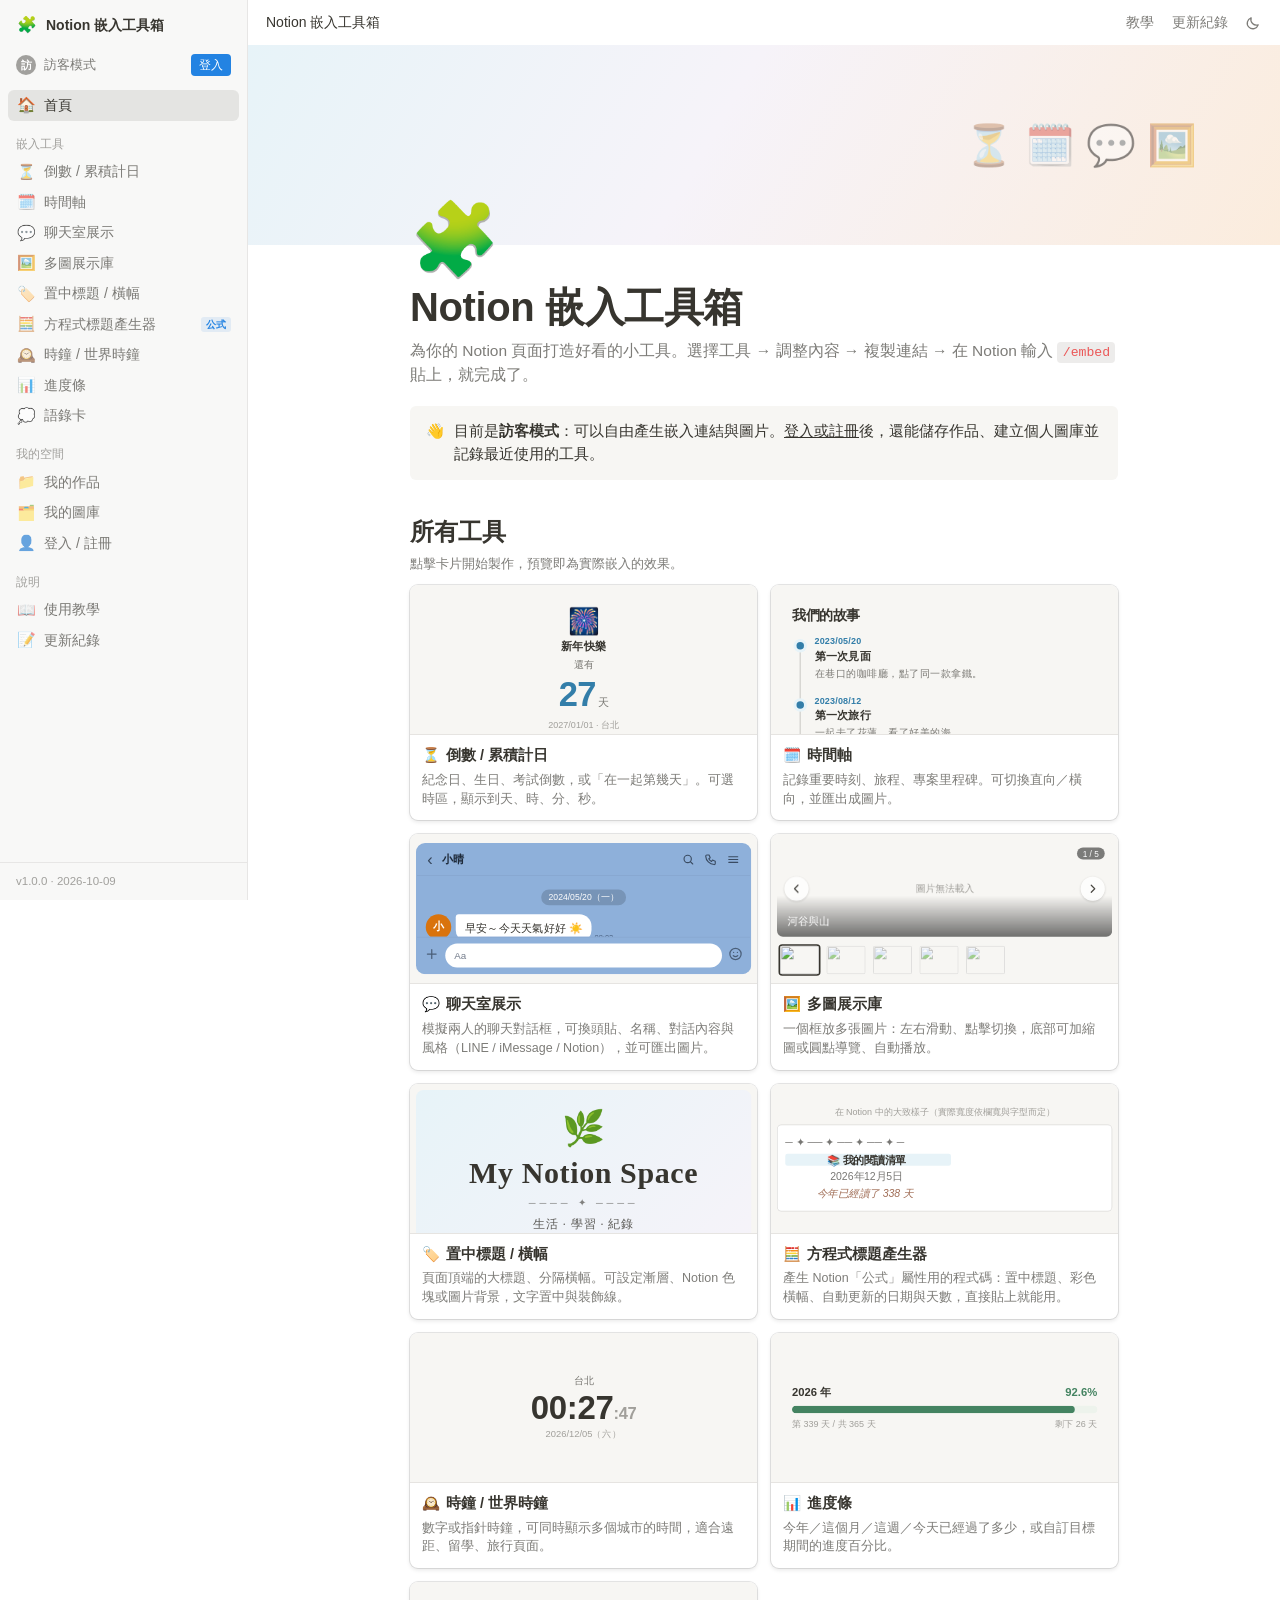
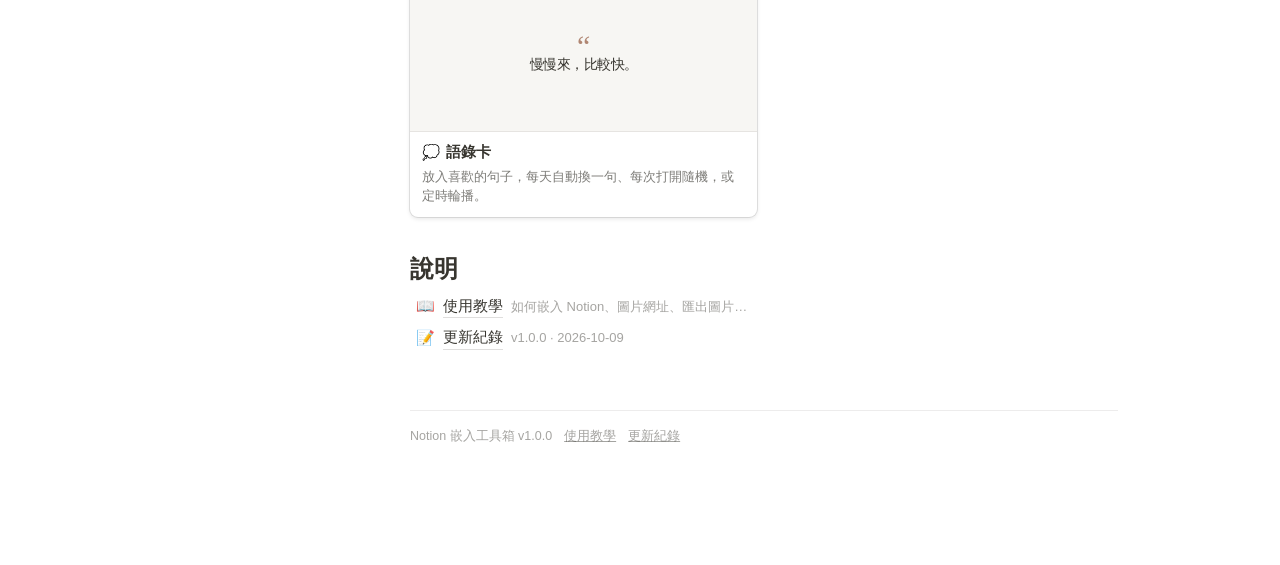
<file: index.html>
<!doctype html>
<html lang="zh-Hant">
<head>
<meta charset="utf-8">
<meta name="viewport" content="width=device-width, initial-scale=1, viewport-fit=cover">
<title>Notion 嵌入工具箱</title>
<meta name="description" content="免費的 Notion 嵌入小工具產生器：倒數計日、時間軸、聊天室、多圖展示、標題橫幅、公式標題、時鐘、進度條、語錄卡。">
<meta name="theme-color" content="#ffffff">
<link rel="icon" href="data:image/svg+xml,%3Csvg xmlns='http://www.w3.org/2000/svg' viewBox='0 0 100 100'%3E%3Ctext y='.9em' font-size='90'%3E%F0%9F%A7%A9%3C/text%3E%3C/svg%3E">
<link rel="stylesheet" href="assets/css/app.css">
<script>
  // 在載入樣式前套用主題，避免閃爍
  (function () {
    var t = null;
    try { t = localStorage.getItem('nt.theme'); } catch (e) {}
    if (!t) t = window.matchMedia && matchMedia('(prefers-color-scheme: dark)').matches ? 'dark' : 'light';
    document.documentElement.dataset.theme = t;
  })();
</script>
</head>
<body>
<div class="app">
  <aside class="sidebar" id="sidebar" aria-label="側邊選單">
    <div class="sb-head">
      <a class="sb-ws" href="#/">
        <span class="sb-ws-icon">🧩</span>
        <span class="sb-ws-name">Notion 嵌入工具箱</span>
      </a>
      <button class="icon-btn sb-close" id="sbClose" aria-label="關閉選單">
        <svg viewBox="0 0 16 16" width="14" height="14"><path d="M3 3l10 10M13 3L3 13" stroke="currentColor" stroke-width="1.6" stroke-linecap="round"/></svg>
      </button>
    </div>
    <div class="sb-user" id="sbUser"></div>
    <nav class="sb-nav" id="sbNav"></nav>
    <div class="sb-foot">
      <span id="sbVersion"></span>
    </div>
  </aside>
  <div class="scrim" id="scrim"></div>

  <main class="main">
    <header class="topbar">
      <button class="icon-btn menu-btn" id="menuBtn" aria-label="開啟選單">
        <svg viewBox="0 0 20 20" width="18" height="18"><path d="M3 5h14M3 10h14M3 15h14" stroke="currentColor" stroke-width="1.6" stroke-linecap="round"/></svg>
      </button>
      <div class="crumbs" id="crumbs"></div>
      <div class="top-actions">
        <a class="top-link" href="#/guide">教學</a>
        <a class="top-link" href="#/changelog">更新紀錄</a>
        <button class="icon-btn" id="themeBtn" aria-label="切換深淺色" title="切換深淺色"></button>
      </div>
    </header>
    <div id="view" class="view"></div>
  </main>
</div>

<div id="mobileBar" class="mobile-bar" hidden>
  <button class="btn" data-act="scroll-preview">👁 預覽</button>
  <button class="btn btn-primary" data-act="copy-main">📋 <span>複製連結</span></button>
</div>
<div id="toasts" class="toasts" aria-live="polite"></div>
<div id="modalRoot"></div>

<script src="assets/js/core.js"></script>
<script src="assets/js/widgets/countdown.js"></script>
<script src="assets/js/widgets/timeline.js"></script>
<script src="assets/js/widgets/chat.js"></script>
<script src="assets/js/widgets/gallery.js"></script>
<script src="assets/js/widgets/banner.js"></script>
<script src="assets/js/widgets/formula.js"></script>
<script src="assets/js/widgets/clock.js"></script>
<script src="assets/js/widgets/progress.js"></script>
<script src="assets/js/widgets/quote.js"></script>
<script src="assets/js/auth.js"></script>
<script src="assets/data/changelog.js"></script>
<script src="assets/data/guide.js"></script>
<script src="assets/js/app.js"></script>
</body>
</html>
</file>
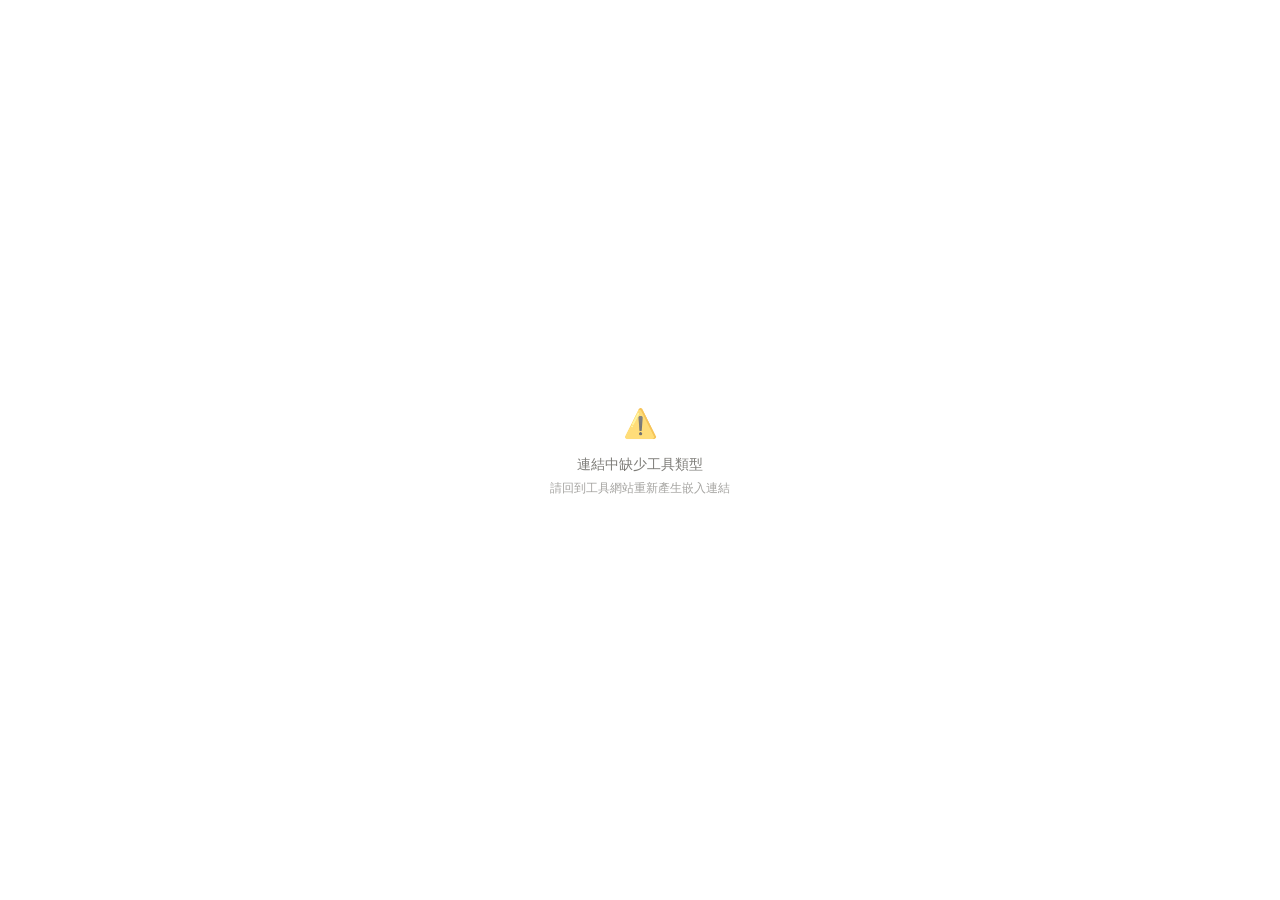
<file: embed.html>
<!doctype html>
<html lang="zh-Hant">
<head>
<meta charset="utf-8">
<meta name="viewport" content="width=device-width, initial-scale=1, viewport-fit=cover">
<meta name="robots" content="noindex">
<title>Notion 嵌入工具</title>
<link rel="stylesheet" href="assets/css/widgets.css">
</head>
<body class="bg-card">
<div id="root"><div class="nt-loading"><span></span></div></div>
<script src="assets/js/core.js"></script>
<script src="assets/js/embed.js"></script>
</body>
</html>
</file>
<file: assets/css/app.css>
/* =========================================================
 * app.css — 網站外觀（參考 Notion 的簡約風格）
 * ========================================================= */
:root {
  --bg: #ffffff;
  --sidebar: #f8f8f7;
  --fg: #37352f;
  --fg2: rgba(55, 53, 47, 0.65);
  --fg3: rgba(55, 53, 47, 0.45);
  --line: rgba(55, 53, 47, 0.09);
  --line2: rgba(55, 53, 47, 0.16);
  --hover: rgba(55, 53, 47, 0.06);
  --hover2: rgba(55, 53, 47, 0.1);
  --input: rgba(242, 241, 238, 0.6);
  --input-line: rgba(15, 15, 15, 0.1);
  --card: #ffffff;
  --soft: #f7f6f3;
  --blue: #2383e2;
  --blue-h: #0077d4;
  --blue-bg: rgba(35, 131, 226, 0.1);
  --red: #eb5757;
  --red-bg: #fdebec;
  --green: #448361;
  --green-bg: #edf3ec;
  --orange: #d9730d;
  --orange-bg: #fbecdd;
  --yellow-bg: #fbf3db;
  --gray-bg: #f1f1ef;
  --shadow: rgba(15, 15, 15, 0.05) 0 0 0 1px, rgba(15, 15, 15, 0.1) 0 3px 6px, rgba(15, 15, 15, 0.2) 0 9px 24px;
  --shadow-sm: rgba(15, 15, 15, 0.1) 0 0 0 1px, rgba(15, 15, 15, 0.1) 0 2px 4px;
  --font: ui-sans-serif, -apple-system, BlinkMacSystemFont, "Segoe UI", "PingFang TC", "Noto Sans TC", "Microsoft JhengHei", Helvetica, "Apple Color Emoji", Arial, sans-serif, "Segoe UI Emoji", "Segoe UI Symbol";
  --mono: "SFMono-Regular", Menlo, Consolas, "PT Mono", "Liberation Mono", Courier, monospace;
  --sbw: 248px;
  color-scheme: light;
}
[data-theme="dark"] {
  --bg: #191919;
  --sidebar: #202020;
  --fg: rgba(255, 255, 255, 0.81);
  --fg2: rgba(255, 255, 255, 0.52);
  --fg3: rgba(255, 255, 255, 0.36);
  --line: rgba(255, 255, 255, 0.094);
  --line2: rgba(255, 255, 255, 0.16);
  --hover: rgba(255, 255, 255, 0.055);
  --hover2: rgba(255, 255, 255, 0.1);
  --input: rgba(255, 255, 255, 0.055);
  --input-line: rgba(255, 255, 255, 0.094);
  --card: #202020;
  --soft: #252525;
  --blue-bg: rgba(35, 131, 226, 0.18);
  --red-bg: #522e2a;
  --green: #529e72;
  --green-bg: #243d30;
  --orange: #c77d48;
  --orange-bg: #5c3b23;
  --yellow-bg: #564328;
  --gray-bg: #2f2f2f;
  --shadow: rgba(15, 15, 15, 0.1) 0 0 0 1px, rgba(15, 15, 15, 0.2) 0 3px 6px, rgba(15, 15, 15, 0.4) 0 9px 24px;
  --shadow-sm: rgba(255, 255, 255, 0.07) 0 0 0 1px, rgba(0, 0, 0, 0.3) 0 2px 4px;
  color-scheme: dark;
}

* { box-sizing: border-box; }
html { -webkit-text-size-adjust: 100%; }
body {
  margin: 0;
  background: var(--bg);
  color: var(--fg);
  font-family: var(--font);
  font-size: 15px;
  line-height: 1.5;
  -webkit-font-smoothing: antialiased;
}
a { color: inherit; }
button { font: inherit; color: inherit; }
code { font-family: var(--mono); font-size: 85%; background: rgba(135, 131, 120, 0.15); color: #eb5757; border-radius: 4px; padding: 0.2em 0.4em; }
[hidden] { display: none !important; }
::selection { background: rgba(35, 131, 226, 0.28); }

/* ---------------- 版面 ---------------- */
.app { display: flex; min-height: 100vh; }
.sidebar {
  width: var(--sbw); flex: 0 0 var(--sbw); background: var(--sidebar); height: 100vh; position: sticky; top: 0;
  display: flex; flex-direction: column; overflow-y: auto; border-right: 1px solid var(--line); z-index: 40;
  scrollbar-width: thin;
}
.main { flex: 1 1 auto; min-width: 0; display: flex; flex-direction: column; }
.view { flex: 1 1 auto; }
.scrim { display: none; }

/* 側邊欄 */
.sb-head { display: flex; align-items: center; padding: 10px 8px 6px 8px; gap: 4px; }
.sb-ws { display: flex; align-items: center; gap: 8px; text-decoration: none; padding: 4px 8px; border-radius: 6px; flex: 1; min-width: 0; }
.sb-ws:hover { background: var(--hover); }
.sb-ws-icon { width: 22px; height: 22px; display: flex; align-items: center; justify-content: center; border-radius: 4px; font-size: 16px; }
.sb-ws-name { font-weight: 600; font-size: 14px; white-space: nowrap; overflow: hidden; text-overflow: ellipsis; }
.icon-btn.sb-close { display: none; }
.sb-user { padding: 2px 8px 8px; }
.sb-user-card { display: flex; align-items: center; gap: 8px; padding: 6px 8px; border-radius: 6px; font-size: 13px; color: var(--fg2); text-decoration: none; }
.sb-user-card:hover { background: var(--hover); }
.sb-avatar { width: 20px; height: 20px; border-radius: 50%; background: var(--blue); color: #fff; font-size: 11px; font-weight: 600; display: flex; align-items: center; justify-content: center; flex: 0 0 auto; text-transform: uppercase; }
.sb-avatar.guest { background: var(--fg3); }
.sb-user-text { flex: 1; min-width: 0; white-space: nowrap; overflow: hidden; text-overflow: ellipsis; }
.sb-user-btn { margin-left: auto; font-size: 12px; padding: 2px 8px; border-radius: 4px; background: var(--blue); color: #fff; border: 0; cursor: pointer; flex: 0 0 auto; }
.sb-nav { padding: 0 8px 16px; flex: 1; }
.sb-label { font-size: 12px; font-weight: 500; color: var(--fg3); padding: 14px 8px 4px; }
.sb-item {
  display: flex; align-items: center; gap: 8px; padding: 4px 8px; min-height: 30px; border-radius: 6px;
  text-decoration: none; color: var(--fg2); font-size: 14px; cursor: pointer; user-select: none;
}
.sb-item:hover { background: var(--hover); }
.sb-item.active { background: var(--hover2); color: var(--fg); font-weight: 500; }
.sb-item .ic { width: 20px; text-align: center; flex: 0 0 20px; font-size: 15px; }
.sb-item .tx { flex: 1; min-width: 0; white-space: nowrap; overflow: hidden; text-overflow: ellipsis; }
.sb-item .badge { font-size: 10px; padding: 0 5px; border-radius: 3px; background: var(--blue-bg); color: var(--blue); font-weight: 600; }
.sb-foot { padding: 10px 16px; font-size: 11.5px; color: var(--fg3); border-top: 1px solid var(--line); }

/* 頂部列 */
.topbar {
  height: 45px; display: flex; align-items: center; gap: 6px; padding: 0 12px; position: sticky; top: 0;
  background: var(--bg); z-index: 30;
}
.icon-btn.menu-btn { display: none; }
.crumbs { display: flex; align-items: center; gap: 2px; min-width: 0; flex: 1; font-size: 14px; }
.crumbs a, .crumbs span { padding: 2px 6px; border-radius: 4px; text-decoration: none; white-space: nowrap; overflow: hidden; text-overflow: ellipsis; }
.crumbs a:hover { background: var(--hover); }
.crumbs .sep { color: var(--fg3); padding: 0; }
.top-actions { display: flex; align-items: center; gap: 2px; }
.top-link { font-size: 14px; color: var(--fg2); text-decoration: none; padding: 4px 8px; border-radius: 6px; }
.top-link:hover { background: var(--hover); }
.icon-btn {
  width: 30px; height: 30px; display: inline-flex; align-items: center; justify-content: center; border: 0; background: transparent;
  border-radius: 6px; cursor: pointer; color: var(--fg2); padding: 0; flex: 0 0 auto;
}
.icon-btn:hover { background: var(--hover); }

/* ---------------- 頁面 ---------------- */
.page { max-width: 900px; margin: 0 auto; padding: 0 96px 120px; }
.page.wide { max-width: 1360px; padding: 0 48px 120px; }
.cover { height: 200px; background: linear-gradient(120deg, #e7f3f8 0%, #f6f3f9 45%, #fbecdd 100%); position: relative; overflow: hidden; }
[data-theme="dark"] .cover { background: linear-gradient(120deg, #143a4e 0%, #3c2d49 50%, #5c3b23 100%); }
.cover-art { position: absolute; inset: 0; display: flex; align-items: center; justify-content: flex-end; padding-right: 8%; gap: 18px; font-size: 40px; opacity: 0.45; filter: saturate(0.8); pointer-events: none; }
.page-icon { font-size: 72px; line-height: 1; margin-top: 64px; margin-bottom: 8px; }
.cover + .page .page-icon { margin-top: -42px; position: relative; }
.page-icon.sm { font-size: 54px; margin-top: 36px; }
.page-title { font-size: 40px; font-weight: 700; line-height: 1.2; margin: 4px 0 8px; letter-spacing: -0.01em; word-break: break-word; }
.page-desc { color: var(--fg2); margin: 0 0 20px; font-size: 15.5px; }
h2.h2 { font-size: 24px; font-weight: 600; margin: 36px 0 6px; line-height: 1.3; }
h3.h3 { font-size: 18px; font-weight: 600; margin: 24px 0 6px; }
.divider { border: 0; border-top: 1px solid var(--line); margin: 24px 0; }
.muted { color: var(--fg2); }
.small { font-size: 13px; }

.callout { display: flex; gap: 10px; padding: 14px 16px; border-radius: 6px; background: var(--soft); margin: 14px 0; font-size: 14.5px; line-height: 1.6; align-items: flex-start; }
[data-theme="dark"] .callout { background: #252525; }
.callout.blue { background: var(--blue-bg); }
.callout.warn { background: var(--yellow-bg); }
.callout > div { flex: 1; min-width: 0; }
.callout p { margin: 0 0 6px; }
.callout p:last-child { margin: 0; }

/* 按鈕 */
.btn {
  display: inline-flex; align-items: center; justify-content: center; gap: 6px; height: 32px; padding: 0 12px;
  border-radius: 6px; border: 1px solid var(--line2); background: var(--bg); color: var(--fg); font-size: 14px;
  cursor: pointer; text-decoration: none; white-space: nowrap; transition: background 0.12s; user-select: none;
}
.btn:hover { background: var(--hover); }
.btn:disabled { opacity: 0.5; cursor: default; }
.btn-primary { background: var(--blue); border-color: var(--blue); color: #fff; font-weight: 500; }
.btn-primary:hover { background: var(--blue-h); }
.btn-ghost { border-color: transparent; background: transparent; color: var(--fg2); }
.btn-ghost:hover { background: var(--hover); }
.btn-danger { color: var(--red); border-color: rgba(235, 87, 87, 0.5); }
.btn-danger:hover { background: var(--red-bg); }
.btn-sm { height: 28px; padding: 0 10px; font-size: 13px; }
.btn-block { width: 100%; }
.btn-row { display: flex; flex-wrap: wrap; gap: 8px; align-items: center; }

/* 首頁工具卡片（Notion 畫廊檢視） */
.cards { display: grid; grid-template-columns: repeat(auto-fill, minmax(230px, 1fr)); gap: 14px; margin: 12px 0; }
.card {
  border-radius: 8px; overflow: hidden; background: var(--card); box-shadow: var(--shadow-sm); text-decoration: none;
  display: flex; flex-direction: column; transition: background 0.12s, transform 0.12s; cursor: pointer;
}
.card:hover { background: var(--hover); }
.card-thumb { height: 150px; position: relative; overflow: hidden; border-bottom: 1px solid var(--line); background: var(--soft); }
.card-thumb iframe { width: 133.34%; height: 133.34%; transform: scale(0.75); transform-origin: 0 0; border: 0; pointer-events: none; display: block; }
.card-thumb::after { content: ""; position: absolute; inset: 0; }
.card-body { padding: 10px 12px 12px; }
.card-title { font-weight: 600; font-size: 14.5px; display: flex; align-items: center; gap: 6px; }
.card-desc { font-size: 12.5px; color: var(--fg2); margin-top: 4px; line-height: 1.5; display: -webkit-box; -webkit-line-clamp: 2; -webkit-box-orient: vertical; overflow: hidden; }
.chip { display: inline-block; font-size: 11.5px; padding: 0 6px; border-radius: 3px; background: var(--gray-bg); color: var(--fg2); line-height: 20px; white-space: nowrap; }
.chip.blue { background: var(--blue-bg); color: var(--blue); }
.chip.green { background: var(--green-bg); color: var(--green); }
.chip.orange { background: var(--orange-bg); color: var(--orange); }

.page-links { display: flex; flex-direction: column; margin: 6px 0; }
.page-link { display: flex; align-items: center; gap: 8px; padding: 4px 6px; border-radius: 4px; text-decoration: none; font-size: 15px; }
.page-link:hover { background: var(--hover); }
.page-link .tx { border-bottom: 1px solid var(--line2); font-weight: 500; }
.page-link .sub { color: var(--fg3); font-size: 13px; }

/* 最近使用 */
.recent-row { display: flex; gap: 10px; overflow-x: auto; padding: 4px 2px 8px; scrollbar-width: thin; }
.recent-item { flex: 0 0 auto; display: flex; flex-direction: column; gap: 6px; width: 132px; padding: 12px; border-radius: 8px; box-shadow: var(--shadow-sm); text-decoration: none; background: var(--card); }
.recent-item:hover { background: var(--hover); }
.recent-item .ic { font-size: 26px; }
.recent-item .tx { font-size: 13.5px; font-weight: 500; white-space: nowrap; overflow: hidden; text-overflow: ellipsis; }
.recent-item .sub { font-size: 11.5px; color: var(--fg3); }

/* ---------------- 編輯器 ---------------- */
.builder { display: grid; grid-template-columns: minmax(340px, 440px) minmax(0, 1fr); gap: 36px; align-items: start; margin-top: 8px; }
.editor { min-width: 0; }
.preview-col { position: sticky; top: 53px; min-width: 0; display: flex; flex-direction: column; gap: 14px; }
.panel { border-radius: 8px; box-shadow: var(--shadow-sm); background: var(--card); }
.panel-head { display: flex; align-items: center; gap: 8px; padding: 8px 10px 8px 14px; border-bottom: 1px solid var(--line); flex-wrap: wrap; }
.panel-title { font-size: 13px; font-weight: 600; color: var(--fg2); margin-right: auto; }
.panel-body { padding: 14px; }
.preview-stage {
  background-color: var(--soft); padding: 18px; display: flex; justify-content: center; border-radius: 0 0 8px 8px; overflow: hidden;
  background-image: radial-gradient(var(--line2) 1px, transparent 1px); background-size: 16px 16px;
}
.preview-frame, .card-thumb iframe { color-scheme: normal; } /* 避免深色網站中 iframe 出現白底 */
.preview-frame { width: 100%; max-width: 100%; border: 0; border-radius: 4px; background: transparent; display: block; transition: width 0.25s ease; }
.preview-note { font-size: 12px; color: var(--fg3); padding: 8px 14px 10px; border-top: 1px solid var(--line); display: flex; align-items: center; gap: 10px; flex-wrap: wrap; }
.preview-note input[type="range"] { flex: 1; min-width: 100px; max-width: 220px; }

.seg { display: inline-flex; flex-wrap: wrap; background: var(--hover); border-radius: 7px; padding: 2px; gap: 2px; max-width: 100%; }
.seg button {
  border: 0; background: transparent; padding: 3px 10px; border-radius: 5px; font-size: 13px; cursor: pointer; color: var(--fg2);
  line-height: 1.6; white-space: nowrap;
}
.seg button:hover { color: var(--fg); }
.seg button.on { background: var(--bg); color: var(--fg); box-shadow: rgba(15, 15, 15, 0.1) 0 0 0 1px, rgba(15, 15, 15, 0.08) 0 1px 2px; font-weight: 500; }
[data-theme="dark"] .seg button.on { background: #383838; }
.seg.sm button { padding: 2px 8px; font-size: 12px; }

.output-link { display: flex; gap: 6px; }
.output-link input { flex: 1; min-width: 0; font-family: var(--mono); font-size: 12px; color: var(--fg2); }
.out-meta { font-size: 12px; color: var(--fg3); margin-top: 6px; }
.out-meta.warn { color: var(--orange); }
.code-out {
  font-family: var(--mono); font-size: 12.5px; background: var(--soft); border-radius: 6px; padding: 12px 14px; margin: 0 0 10px;
  white-space: pre-wrap; word-break: break-all; max-height: 260px; overflow: auto; line-height: 1.6; border: 1px solid var(--line);
}
.out-actions { display: flex; flex-wrap: wrap; gap: 8px; margin-top: 12px; }
.work-badge { display: flex; align-items: center; gap: 6px; font-size: 13px; color: var(--fg2); background: var(--blue-bg); padding: 6px 10px; border-radius: 6px; margin-bottom: 12px; }
.work-badge b { color: var(--fg); }
.work-badge a { margin-left: auto; color: var(--blue); text-decoration: none; font-size: 12.5px; cursor: pointer; }

.toolbar-top { display: flex; flex-wrap: wrap; gap: 6px; margin-bottom: 8px; }

/* 表單 */
.form-section { margin: 22px 0 10px; padding-top: 14px; border-top: 1px solid var(--line); }
.form-section:first-child { margin-top: 0; padding-top: 0; border-top: 0; }
.form-section h3 { font-size: 15px; font-weight: 600; margin: 0; }
.form-section .hint { margin-top: 4px; }
.field { margin-bottom: 14px; }
.field-label { display: block; font-size: 12.5px; font-weight: 500; color: var(--fg2); margin-bottom: 6px; }
.hint { font-size: 12px; color: var(--fg3); margin-top: 5px; line-height: 1.5; }
.in, select.in, textarea.in {
  width: 100%; min-height: 32px; padding: 5px 10px; font: inherit; font-size: 14px; color: var(--fg); background: var(--input);
  border: 0; box-shadow: var(--input-line) 0 0 0 1px inset; border-radius: 6px; outline: none; line-height: 1.5;
}
.in:focus, select.in:focus, textarea.in:focus { box-shadow: rgba(35, 131, 226, 0.57) 0 0 0 1px inset, rgba(35, 131, 226, 0.35) 0 0 0 2px; }
textarea.in { resize: vertical; min-height: 64px; display: block; }
select.in { appearance: none; -webkit-appearance: none; padding-right: 28px; cursor: pointer;
  background-image: url("data:image/svg+xml,%3Csvg xmlns='http://www.w3.org/2000/svg' width='10' height='6'%3E%3Cpath d='M1 1l4 4 4-4' stroke='%23999' fill='none' stroke-width='1.5'/%3E%3C/svg%3E");
  background-repeat: no-repeat; background-position: right 10px center; }
.in.short { width: 90px; }
input[type="date"].in, input[type="time"].in { max-width: 220px; }
.row { display: flex; gap: 8px; align-items: center; }
.row > .grow { flex: 1; min-width: 0; }
input[type="range"] { accent-color: var(--blue); width: 100%; }
.range-row { display: flex; align-items: center; gap: 10px; }
.range-val { font-size: 13px; color: var(--fg2); min-width: 54px; text-align: right; font-variant-numeric: tabular-nums; }

/* 開關 */
.toggle { display: flex; align-items: center; gap: 10px; cursor: pointer; font-size: 14px; user-select: none; }
.switch { width: 30px; height: 18px; border-radius: 10px; background: rgba(135, 131, 120, 0.3); position: relative; flex: 0 0 auto; transition: background 0.15s; }
.switch::after { content: ""; position: absolute; width: 14px; height: 14px; border-radius: 50%; background: #fff; top: 2px; left: 2px; transition: transform 0.15s; box-shadow: 0 1px 2px rgba(0, 0, 0, 0.2); }
.toggle.on .switch { background: var(--blue); }
.toggle.on .switch::after { transform: translateX(12px); }

/* 顏色選擇 */
.swatches { display: flex; flex-wrap: wrap; gap: 6px; }
.swatch {
  width: 28px; height: 28px; border-radius: 6px; border: 0; cursor: pointer; display: flex; align-items: center; justify-content: center;
  font-weight: 600; font-size: 13px; box-shadow: var(--input-line) 0 0 0 1px inset; padding: 0; position: relative;
}
.swatch.on { box-shadow: var(--blue) 0 0 0 2px; }
.swatch.none { background: transparent; color: var(--fg3); font-size: 15px; }
.hex-row { display: flex; gap: 6px; align-items: center; }
.hex-row input[type="color"] { width: 34px; height: 32px; padding: 2px; border: 0; border-radius: 6px; background: var(--input); box-shadow: var(--input-line) 0 0 0 1px inset; cursor: pointer; flex: 0 0 auto; }
.hex-row .in { max-width: 130px; font-family: var(--mono); font-size: 13px; }

/* 多選籤 */
.checks { display: flex; flex-wrap: wrap; gap: 6px; }
.check-chip { border: 0; border-radius: 6px; padding: 3px 10px; font-size: 13px; cursor: pointer; background: var(--hover); color: var(--fg2); }
.check-chip.on { background: var(--blue-bg); color: var(--blue); font-weight: 500; }

/* 圖片欄位 */
.img-field { display: flex; gap: 8px; align-items: flex-start; }
.img-thumb { width: 40px; height: 40px; border-radius: 6px; background: var(--hover) center/cover no-repeat; flex: 0 0 auto; box-shadow: var(--input-line) 0 0 0 1px inset; display: flex; align-items: center; justify-content: center; color: var(--fg3); font-size: 16px; }
.img-thumb.round { border-radius: 50%; }
.img-main { flex: 1; min-width: 0; display: flex; flex-direction: column; gap: 6px; }
.img-btns { display: flex; gap: 6px; flex-wrap: wrap; }

/* emoji */
.emoji-row { display: flex; gap: 6px; align-items: center; position: relative; }
.emoji-row .in { width: 92px; font-size: 16px; text-align: center; }
.emoji-pop { position: absolute; top: 38px; left: 0; z-index: 20; background: var(--card); box-shadow: var(--shadow); border-radius: 8px; padding: 8px; display: grid; grid-template-columns: repeat(8, 32px); gap: 2px; }
.emoji-pop button { width: 32px; height: 32px; border: 0; background: transparent; border-radius: 4px; cursor: pointer; font-size: 18px; padding: 0; }
.emoji-pop button:hover { background: var(--hover); }

/* 清單（類似 Notion toggle） */
.list { display: flex; flex-direction: column; gap: 6px; }
.li { border-radius: 6px; box-shadow: var(--input-line) 0 0 0 1px inset; background: var(--bg); }
.li.open { box-shadow: var(--line2) 0 0 0 1px inset; }
.li-head { display: flex; align-items: center; gap: 4px; padding: 3px 4px 3px 6px; min-height: 36px; cursor: pointer; user-select: none; }
.li-head:hover { background: var(--hover); border-radius: 6px; }
.li-arrow { width: 20px; height: 20px; display: flex; align-items: center; justify-content: center; color: var(--fg3); transition: transform 0.15s; flex: 0 0 auto; }
.li.open .li-arrow { transform: rotate(90deg); }
.li-thumb { width: 26px; height: 26px; border-radius: 4px; background: var(--hover) center/cover; flex: 0 0 auto; }
.li-label { flex: 1; min-width: 0; font-size: 13.5px; white-space: nowrap; overflow: hidden; text-overflow: ellipsis; }
.li-acts { display: flex; gap: 0; flex: 0 0 auto; }
.li-acts .icon-btn { width: 26px; height: 26px; font-size: 13px; }
.li-body { padding: 8px 12px 4px 30px; border-top: 1px solid var(--line); }
.list-foot { display: flex; gap: 6px; margin-top: 8px; flex-wrap: wrap; }
.add-btn { border: 0; background: transparent; color: var(--fg3); font-size: 14px; display: flex; align-items: center; gap: 6px; padding: 4px 8px; border-radius: 6px; cursor: pointer; }
.add-btn:hover { background: var(--hover); color: var(--fg2); }

/* 表格（我的作品） */
.table { width: 100%; border-collapse: collapse; font-size: 14px; }
.table th { text-align: left; font-weight: 500; color: var(--fg2); font-size: 13px; padding: 6px 8px; border-bottom: 1px solid var(--line); white-space: nowrap; }
.table td { padding: 8px; border-bottom: 1px solid var(--line); vertical-align: middle; }
.table tr:hover td { background: var(--hover); }
.table .name { font-weight: 500; display: flex; align-items: center; gap: 8px; text-decoration: none; }
.table .name .ic { font-size: 18px; }
.table .acts { text-align: right; white-space: nowrap; }
.empty { text-align: center; padding: 48px 16px; color: var(--fg3); }
.empty .ic { font-size: 40px; margin-bottom: 8px; }
.filters { display: flex; gap: 6px; flex-wrap: wrap; margin: 10px 0; }

/* 圖庫 */
.lib-grid { display: grid; grid-template-columns: repeat(auto-fill, minmax(150px, 1fr)); gap: 12px; margin-top: 14px; }
.lib-item { border-radius: 8px; overflow: hidden; box-shadow: var(--shadow-sm); background: var(--card); display: flex; flex-direction: column; }
.lib-img { aspect-ratio: 4/3; background: var(--soft) center/cover no-repeat; position: relative; cursor: pointer; }
.lib-img.pick:hover::after { content: "選用"; position: absolute; inset: 0; background: rgba(35, 131, 226, 0.45); color: #fff; display: flex; align-items: center; justify-content: center; font-weight: 600; }
.lib-meta { padding: 6px 8px; display: flex; align-items: center; gap: 4px; }
.lib-name { flex: 1; min-width: 0; font-size: 12.5px; white-space: nowrap; overflow: hidden; text-overflow: ellipsis; color: var(--fg2); }

/* 更新紀錄 / 教學 toggle */
.toggle-block { margin: 2px 0; }
.toggle-block > summary {
  list-style: none; display: flex; align-items: center; gap: 6px; padding: 5px 4px; border-radius: 4px; cursor: pointer; font-weight: 600; font-size: 16px;
}
.toggle-block > summary::-webkit-details-marker { display: none; }
.toggle-block > summary:hover { background: var(--hover); }
.toggle-block > summary .tri { width: 20px; height: 20px; display: flex; align-items: center; justify-content: center; color: var(--fg2); transition: transform 0.15s; flex: 0 0 auto; }
.toggle-block[open] > summary .tri { transform: rotate(90deg); }
.toggle-block > summary .meta { font-weight: 400; font-size: 13px; color: var(--fg3); margin-left: 4px; }
.toggle-body { padding: 4px 4px 14px 30px; font-size: 15px; line-height: 1.7; }
.toggle-body ul, .toggle-body ol { padding-left: 22px; margin: 6px 0; }
.toggle-body li { margin: 3px 0; }
.toggle-body p { margin: 6px 0; }
.log-item { display: flex; gap: 8px; align-items: flex-start; margin: 6px 0; }
.log-item .chip { margin-top: 3px; flex: 0 0 auto; }
table.simple { border-collapse: collapse; width: 100%; font-size: 14px; margin: 8px 0; }
table.simple th, table.simple td { border: 1px solid var(--line2); padding: 6px 10px; text-align: left; }
table.simple th { background: var(--soft); font-weight: 500; }

/* 帳號 */
.auth-box { max-width: 380px; }
.auth-box .field { margin-bottom: 12px; }
.tabs { display: flex; gap: 2px; border-bottom: 1px solid var(--line); margin-bottom: 16px; }
.tabs button { border: 0; background: transparent; padding: 8px 10px; font-size: 14px; cursor: pointer; color: var(--fg2); border-bottom: 2px solid transparent; margin-bottom: -1px; }
.tabs button.on { color: var(--fg); border-bottom-color: var(--fg); font-weight: 500; }
.err { color: var(--red); font-size: 13px; margin: 6px 0; min-height: 0; }
.prop-list { display: grid; grid-template-columns: 140px 1fr; gap: 4px 12px; font-size: 14px; margin: 10px 0 4px; }
.prop-list .k { color: var(--fg2); display: flex; align-items: center; gap: 6px; min-height: 30px; }
.prop-list .v { display: flex; align-items: center; min-height: 30px; min-width: 0; word-break: break-all; }
.stat-row { display: flex; gap: 12px; flex-wrap: wrap; margin: 12px 0; }
.stat { flex: 1 1 120px; padding: 12px 14px; border-radius: 8px; background: var(--soft); }
[data-theme="dark"] .stat { background: #252525; }
.stat b { font-size: 22px; display: block; }
.stat span { font-size: 12.5px; color: var(--fg2); }

/* Modal */
.modal-wrap { position: fixed; inset: 0; z-index: 100; display: flex; align-items: flex-start; justify-content: center; padding: 10vh 16px 16px; background: rgba(15, 15, 15, 0.45); animation: fade 0.15s ease; overflow-y: auto; }
.modal { background: var(--card); border-radius: 10px; box-shadow: var(--shadow); width: 100%; max-width: 460px; padding: 22px; animation: pop 0.18s ease; }
.modal.wide { max-width: 720px; }
.modal h3 { margin: 0 0 6px; font-size: 18px; }
.modal .modal-actions { display: flex; justify-content: flex-end; gap: 8px; margin-top: 18px; flex-wrap: wrap; }
.modal img.export-img { max-width: 100%; max-height: 60vh; display: block; margin: 12px auto; border-radius: 6px; box-shadow: var(--shadow-sm); -webkit-touch-callout: default; }
@keyframes fade { from { opacity: 0; } }
@keyframes pop { from { opacity: 0; transform: translateY(6px) scale(0.98); } }

/* Toast */
.toasts { position: fixed; left: 50%; bottom: 24px; transform: translateX(-50%); z-index: 200; display: flex; flex-direction: column; gap: 8px; align-items: center; pointer-events: none; width: max-content; max-width: calc(100vw - 32px); }
.toast { background: #2f2f2f; color: #fff; padding: 8px 14px; border-radius: 8px; font-size: 14px; box-shadow: var(--shadow); animation: pop 0.2s ease; }
.toast.error { background: #c4413c; }
.toast.ok::before { content: "✓ "; }

.spinner { width: 16px; height: 16px; border-radius: 50%; border: 2px solid rgba(255, 255, 255, 0.4); border-top-color: #fff; animation: spin 0.7s linear infinite; display: inline-block; }
@keyframes spin { to { transform: rotate(360deg); } }

.mobile-bar { display: none; }
.footer { margin-top: 56px; padding-top: 16px; border-top: 1px solid var(--line); font-size: 12.5px; color: var(--fg3); display: flex; gap: 12px; flex-wrap: wrap; }
.footer a { color: var(--fg3); }

/* ---------------- 響應式 ---------------- */
@media (max-width: 1180px) {
  .page { padding: 0 48px 100px; }
  .page.wide { padding: 0 32px 100px; }
  .builder { grid-template-columns: minmax(300px, 380px) minmax(0, 1fr); gap: 24px; }
}
@media (max-width: 960px) {
  .builder { grid-template-columns: minmax(0, 1fr); }
  .preview-col { position: static; order: -1; }
}
@media (max-width: 860px) {
  .sidebar { position: fixed; left: 0; top: 0; bottom: 0; transform: translateX(-100%); transition: transform 0.22s ease; box-shadow: var(--shadow); width: min(290px, 86vw); }
  body.sb-open .sidebar { transform: none; }
  body.sb-open .scrim { display: block; position: fixed; inset: 0; background: rgba(15, 15, 15, 0.35); z-index: 35; }
  .icon-btn.sb-close { display: inline-flex; }
  .icon-btn.menu-btn { display: inline-flex; }
  .top-link { display: none; }
}
@media (max-width: 640px) {
  body { font-size: 15px; }
  .page, .page.wide { padding: 0 16px 110px; }
  .cover { height: 120px; }
  .cover-art { font-size: 28px; gap: 10px; padding-right: 5%; }
  .page-icon { font-size: 56px; margin-top: 28px; }
  .cover + .page .page-icon { margin-top: -30px; }
  .page-icon.sm { font-size: 44px; margin-top: 20px; }
  .page-title { font-size: 30px; }
  .cards { grid-template-columns: repeat(auto-fill, minmax(150px, 1fr)); gap: 10px; }
  .card-thumb { height: 120px; }
  .card-desc { -webkit-line-clamp: 3; }
  .preview-stage { padding: 10px; }
  .prop-list { grid-template-columns: 1fr; gap: 0; }
  .prop-list .k { min-height: 0; margin-top: 8px; font-size: 12.5px; }
  .table .hide-sm { display: none; }
  .mobile-bar.show {
    display: flex; position: fixed; left: 0; right: 0; bottom: 0; z-index: 50; gap: 8px; padding: 10px 16px calc(10px + env(safe-area-inset-bottom));
    background: var(--bg); border-top: 1px solid var(--line); box-shadow: 0 -2px 10px rgba(0, 0, 0, 0.05);
  }
  .mobile-bar.show .btn { flex: 1; height: 38px; }
  .toasts { bottom: 76px; }
  .modal-wrap { padding: 6vh 12px 12px; }
  .modal { padding: 18px; }
  .seg button { padding: 4px 9px; }
  .li-body { padding-left: 12px; }
  .in, select.in, textarea.in { font-size: 16px; } /* 避免 iOS 放大畫面 */
}
</file>
<file: assets/css/widgets.css>
/* =========================================================
 * widgets.css — 嵌入工具的外觀（Notion 風格，支援深淺色）
 * ========================================================= */
:root {
  --bg: #ffffff;
  --fg: #37352f;
  --fg2: rgba(55, 53, 47, 0.65);
  --fg3: rgba(55, 53, 47, 0.45);
  --line: rgba(55, 53, 47, 0.09);
  --line2: rgba(55, 53, 47, 0.16);
  --soft: #f7f6f3;
  --hover: rgba(55, 53, 47, 0.06);
  --card: #ffffff;
  --shadow: rgba(15, 15, 15, 0.05) 0 0 0 1px, rgba(15, 15, 15, 0.1) 0 3px 6px, rgba(15, 15, 15, 0.2) 0 9px 24px;
  --font: ui-sans-serif, -apple-system, BlinkMacSystemFont, "Segoe UI", "PingFang TC", "Noto Sans TC", "Microsoft JhengHei", Helvetica, "Apple Color Emoji", Arial, sans-serif, "Segoe UI Emoji", "Segoe UI Symbol";
  --serif: Lyon-Text, Georgia, "Songti TC", "Noto Serif TC", "PMingLiU", YuMincho, serif;
  --mono: iawriter-mono, Nitti, Menlo, Courier, monospace;
}
[data-theme="dark"] {
  --bg: #191919;
  --fg: rgba(255, 255, 255, 0.81);
  --fg2: rgba(255, 255, 255, 0.52);
  --fg3: rgba(255, 255, 255, 0.36);
  --line: rgba(255, 255, 255, 0.094);
  --line2: rgba(255, 255, 255, 0.16);
  --soft: #202020;
  --hover: rgba(255, 255, 255, 0.055);
  --card: #202020;
  --shadow: rgba(0, 0, 0, 0.2) 0 0 0 1px, rgba(0, 0, 0, 0.3) 0 3px 6px, rgba(0, 0, 0, 0.4) 0 9px 24px;
}
* { box-sizing: border-box; }
html, body { margin: 0; height: 100%; }
body {
  font-family: var(--font);
  color: var(--fg);
  -webkit-font-smoothing: antialiased;
  -webkit-text-size-adjust: 100%;
  overflow-x: hidden;
}
body.bg-card, body.bg-plain { background: var(--bg); }
body.bg-transparent { background: transparent; }
#root {
  min-height: 100%;
  display: flex;
  align-items: center;
  justify-content: center;
  padding: 12px;
}
body.bg-transparent #root, body.bg-plain #root { padding: 8px; }

/* 共用卡片 */
.w {
  width: 100%;
  max-width: 100%;
  position: relative;
}
body.bg-card .w-box {
  background: var(--card);
  border: 1px solid var(--line2);
  border-radius: 10px;
  box-shadow: 0 1px 2px rgba(15, 15, 15, 0.04);
}
.w-box { padding: 20px; }

.nt-loading { display: flex; align-items: center; justify-content: center; min-height: 80px; }
.nt-loading span {
  width: 22px; height: 22px; border-radius: 50%;
  border: 2px solid var(--line2); border-top-color: var(--fg2);
  animation: nt-spin 0.8s linear infinite;
}
@keyframes nt-spin { to { transform: rotate(360deg); } }
.nt-error { text-align: center; color: var(--fg2); font-size: 14px; line-height: 1.6; padding: 16px; }
.nt-error-icon { font-size: 28px; margin-bottom: 6px; }
.nt-error-hint { font-size: 12px; color: var(--fg3); margin-top: 4px; }
.serif { font-family: var(--serif); }
.mono { font-family: var(--mono); }

/* ============ 倒數 / 累積計日 ============ */
.wc { text-align: center; }
.wc.align-left { text-align: left; }
.wc-emoji { font-size: 34px; line-height: 1.2; margin-bottom: 4px; }
.wc-title { font-size: 15px; font-weight: 600; color: var(--fg); margin-bottom: 6px; letter-spacing: 0.02em; }
.wc-label { font-size: 13px; color: var(--fg2); margin-bottom: 4px; }
.wc-nums { display: flex; justify-content: center; align-items: flex-end; gap: 6px 14px; flex-wrap: wrap; }
.wc.align-left .wc-nums { justify-content: flex-start; }
.wc-unit { display: flex; align-items: baseline; gap: 3px; }
.wc-unit b { font-size: 46px; font-weight: 700; line-height: 1.1; color: var(--c); font-variant-numeric: tabular-nums; letter-spacing: -0.02em; }
.wc-unit span { font-size: 14px; color: var(--fg2); }
.wc-unit.small b { font-size: 30px; }
.wc-sub { margin-top: 8px; font-size: 12px; color: var(--fg3); }
.wc-extra { margin-top: 6px; font-size: 13px; color: var(--fg2); }
.wc-done { font-size: 26px; font-weight: 700; color: var(--c); padding: 4px 0; }
/* 方塊樣式 */
.wc.layout-blocks .wc-nums { gap: 8px; align-items: stretch; }
.wc.layout-blocks .wc-unit {
  flex-direction: column; align-items: center; gap: 2px;
  background: var(--cbg); border-radius: 8px; padding: 10px 6px 8px; min-width: 64px;
}
.wc.layout-blocks .wc-unit b { font-size: 34px; }
.wc.layout-blocks .wc-unit.small b { font-size: 34px; }
.wc.layout-blocks .wc-unit span { font-size: 12px; color: var(--c); opacity: 0.85; }
/* 一行樣式 */
.wc.layout-inline { display: flex; align-items: center; justify-content: center; flex-wrap: wrap; gap: 6px 10px; text-align: left; }
.wc.layout-inline.align-left { justify-content: flex-start; }
.wc.layout-inline .wc-emoji { font-size: 22px; margin: 0; }
.wc.layout-inline .wc-title { margin: 0; font-size: 15px; }
.wc.layout-inline .wc-label { margin: 0; font-size: 15px; }
.wc.layout-inline .wc-nums { gap: 2px 8px; }
.wc.layout-inline .wc-unit b { font-size: 24px; }
.wc.layout-inline .wc-unit.small b { font-size: 20px; }
.wc.layout-inline .wc-sub { margin: 0; width: 100%; text-align: center; }
.wc.layout-inline.align-left .wc-sub { text-align: left; }
.wc.layout-inline .wc-done { font-size: 18px; }

/* ============ 時間軸 ============ */
.tl-title { font-size: 18px; font-weight: 700; margin: 0 0 16px; }
.tl-v { position: relative; }
.tl-v .tl-list { position: relative; padding-left: 30px; }
.tl-v .tl-list::before {
  content: ""; position: absolute; left: 10px; top: 6px; bottom: 6px; width: 2px;
  background: var(--line2); border-radius: 2px;
}
.tl-item { position: relative; padding-bottom: 18px; }
.tl-item:last-child { padding-bottom: 0; }
.tl-marker {
  position: absolute; left: -30px; top: 2px; width: 22px; height: 22px;
  display: flex; align-items: center; justify-content: center;
  border-radius: 50%; font-size: 12px; line-height: 1;
}
.tl-marker.dot::after {
  content: ""; width: 10px; height: 10px; border-radius: 50%;
  background: var(--ic); box-shadow: 0 0 0 4px var(--icbg);
}
.tl-marker.emoji { background: var(--icbg); font-size: 12px; }
.tl-marker.num { background: var(--ic); color: #fff; font-weight: 700; font-size: 11px; }
.tl-date { font-size: 12px; color: var(--ic); font-weight: 600; letter-spacing: 0.02em; margin-bottom: 2px; }
.tl-head { font-size: 15px; font-weight: 600; line-height: 1.4; }
.tl-text { font-size: 13.5px; color: var(--fg2); line-height: 1.6; margin-top: 2px; }
.tl-img { display: block; width: 100%; max-width: 280px; border-radius: 6px; margin-top: 6px; }
.tl-card .tl-body { background: var(--soft); border: 1px solid var(--line); border-radius: 8px; padding: 10px 12px; }
/* 直向左右交錯 */
@media (min-width: 520px) {
  .tl-v.alt .tl-list { padding-left: 0; }
  .tl-v.alt .tl-list::before { left: 50%; margin-left: -1px; }
  .tl-v.alt .tl-item { width: 50%; padding-right: 26px; text-align: right; }
  .tl-v.alt .tl-item .tl-marker { left: auto; right: -11px; }
  .tl-v.alt .tl-item:nth-child(even) { margin-left: 50%; padding-right: 0; padding-left: 26px; text-align: left; }
  .tl-v.alt .tl-item:nth-child(even) .tl-marker { right: auto; left: -11px; }
  .tl-v.alt .tl-item .tl-img { margin-left: auto; }
  .tl-v.alt .tl-item:nth-child(even) .tl-img { margin-left: 0; }
}
/* 橫向 */
.tl-h .tl-scroll { overflow-x: auto; padding-bottom: 6px; -webkit-overflow-scrolling: touch; scrollbar-width: thin; }
.tl-h .tl-list { display: flex; position: relative; min-width: max-content; padding-top: 4px; }
.tl-h .tl-list::before {
  content: ""; position: absolute; left: 0; right: 0; top: 15px; height: 2px; background: var(--line2);
}
.tl-h .tl-item { width: 190px; flex: 0 0 auto; padding: 34px 14px 0 0; }
.tl-h .tl-marker { left: 0; top: 4px; }
.tl-h .tl-img { max-width: 170px; }
body.exporting .tl-h .tl-scroll { overflow: visible; }
body.exporting .w { width: max-content; min-width: 100%; }

/* ============ 聊天室 ============ */
.chat {
  display: flex; flex-direction: column; width: 100%; max-width: 480px; margin: 0 auto;
  border-radius: 12px; overflow: hidden; background: var(--chatbg);
  border: 1px solid var(--line2);
}
body.bg-plain .chat, body.bg-transparent .chat { border-color: transparent; }
.chat.fill { height: calc(100vh - 24px); }
.chat-head {
  display: flex; align-items: center; gap: 10px; padding: 10px 14px;
  background: var(--headbg); color: var(--headfg); flex: 0 0 auto;
  border-bottom: 1px solid var(--headline);
}
.chat-back { font-size: 22px; line-height: 1; opacity: 0.8; margin-right: 2px; }
.chat-head-av { width: 32px; height: 32px; }
.chat-head-text { flex: 1; min-width: 0; }
.chat-head-title { font-weight: 600; font-size: 15px; white-space: nowrap; overflow: hidden; text-overflow: ellipsis; }
.chat-head-sub { font-size: 11px; opacity: 0.7; }
.chat-head-icons { display: flex; gap: 12px; opacity: 0.75; font-size: 15px; }
.chat-body { flex: 1 1 auto; overflow-y: auto; padding: 14px 12px; display: flex; flex-direction: column; gap: 8px; }
body.exporting .chat.fill { height: auto; }
body.exporting .chat-body { overflow: visible; }
.chat-row { display: flex; align-items: flex-end; gap: 6px; }
.chat-row.me { flex-direction: row-reverse; }
.chat-av {
  width: 34px; height: 34px; border-radius: 50%; flex: 0 0 auto; object-fit: cover;
  display: flex; align-items: center; justify-content: center; font-size: 14px; font-weight: 600;
  color: #fff; overflow: hidden; align-self: flex-start;
}
.chat-av img { width: 100%; height: 100%; object-fit: cover; display: block; }
.chat-av.ghost { visibility: hidden; }
.chat-col { display: flex; flex-direction: column; max-width: 72%; min-width: 0; }
.chat-row.me .chat-col { align-items: flex-end; }
.chat-name { font-size: 11px; color: var(--namefg); margin: 0 0 3px 4px; }
.chat-line { display: flex; align-items: flex-end; gap: 4px; }
.chat-row.me .chat-line { flex-direction: row-reverse; }
.chat-bubble {
  padding: 8px 12px; border-radius: 18px; font-size: 14.5px; line-height: 1.45;
  word-break: break-word; white-space: pre-wrap; background: var(--bub); color: var(--bubfg);
}
.chat-bubble.img { padding: 0; background: transparent; overflow: hidden; border-radius: 14px; }
.chat-bubble.img img { display: block; max-width: 200px; max-height: 260px; border-radius: 14px; }
.chat-bubble.sticker { background: transparent; font-size: 44px; padding: 0 4px; line-height: 1.1; }
.chat-meta { font-size: 10px; color: var(--metafg); white-space: nowrap; display: flex; flex-direction: column; line-height: 1.3; }
.chat-row.me .chat-meta { align-items: flex-end; }
.chat-sys { align-self: center; font-size: 11.5px; padding: 3px 10px; border-radius: 10px; background: var(--sysbg); color: var(--sysfg); margin: 4px 0; text-align: center; }
.chat-input { display: flex; align-items: center; gap: 8px; padding: 8px 10px; background: var(--headbg); border-top: 1px solid var(--headline); flex: 0 0 auto; }
.chat-input-box { flex: 1; height: 32px; border-radius: 16px; background: var(--inputbg); color: var(--metafg); font-size: 13px; display: flex; align-items: center; padding: 0 12px; }
.chat-input-icon { font-size: 16px; opacity: 0.6; color: var(--headfg); }
/* LINE 風格 */
.chat.s-line .chat-bubble { border-radius: 16px; }
.chat.s-line .chat-row.other .chat-bubble { border-top-left-radius: 4px; }
.chat.s-line .chat-row.me .chat-bubble { border-top-right-radius: 4px; }
/* iMessage 風格 */
.chat.s-imessage .chat-row.other .chat-bubble { border-bottom-left-radius: 5px; }
.chat.s-imessage .chat-row.me .chat-bubble { border-bottom-right-radius: 5px; }
.chat.s-imessage .chat-head { flex-direction: column; gap: 3px; justify-content: center; text-align: center; position: relative; }
.chat.s-imessage .chat-back { position: absolute; left: 14px; top: 50%; transform: translateY(-50%); color: #0a84ff; }
.chat.s-imessage .chat-head-icons { position: absolute; right: 14px; top: 50%; transform: translateY(-50%); color: #0a84ff; }
.chat.s-imessage .chat-head-text { text-align: center; }
.chat.s-imessage .chat-head-title { font-size: 12px; font-weight: 500; }
/* Notion 風格 */
.chat.s-notion .chat-bubble { border-radius: 8px; }
.chat.s-notion .chat-av { border-radius: 6px; }

/* ============ 多圖展示庫 ============ */
.gal { width: 100%; display: flex; flex-direction: column; gap: 8px; user-select: none; -webkit-user-select: none; }
.gal.fill { height: calc(100vh - 24px); }
body.bg-transparent .gal.fill, body.bg-plain .gal.fill { height: calc(100vh - 16px); }
.gal-stage { position: relative; overflow: hidden; border-radius: var(--rad); background: var(--soft); width: 100%; touch-action: pan-y; cursor: pointer; }
.gal.fill .gal-stage { flex: 1 1 auto; min-height: 0; }
.gal-track { display: flex; height: 100%; will-change: transform; transition: transform 0.38s cubic-bezier(0.22, 0.61, 0.36, 1); }
.gal-track.dragging { transition: none; }
.gal.fx-fade .gal-track { transition: none; }
.gal.fx-fade .gal-slide { position: absolute; inset: 0; opacity: 0; transition: opacity 0.5s ease; }
.gal.fx-fade .gal-slide.on { opacity: 1; position: relative; }
.gal-slide { flex: 0 0 100%; width: 100%; height: 100%; position: relative; }
.gal-slide img { width: 100%; height: 100%; display: block; pointer-events: none; -webkit-user-drag: none; }
.gal-slide img.fit-cover { object-fit: cover; }
.gal-slide img.fit-contain { object-fit: contain; }
.gal-broken { position: absolute; inset: 0; display: flex; align-items: center; justify-content: center; color: var(--fg3); font-size: 13px; }
.gal-cap {
  position: absolute; left: 0; right: 0; bottom: 0; padding: 26px 14px 10px; color: #fff; font-size: 13.5px;
  background: linear-gradient(transparent, rgba(0, 0, 0, 0.55)); line-height: 1.4; pointer-events: none;
}
.gal.dots-in .gal-cap { padding-bottom: 28px; }
.gal-arrow {
  position: absolute; top: 50%; transform: translateY(-50%); width: 32px; height: 32px; border-radius: 50%;
  border: none; background: rgba(255, 255, 255, 0.85); color: #37352f; font-size: 18px; line-height: 1; cursor: pointer;
  display: flex; align-items: center; justify-content: center; box-shadow: 0 1px 4px rgba(0, 0, 0, 0.18);
  opacity: 0.9; transition: opacity 0.2s, background 0.2s; padding: 0; z-index: 2;
}
.gal-arrow:hover { opacity: 1; background: #fff; }
.gal-arrow.prev { left: 10px; }
.gal-arrow.next { right: 10px; }
.gal-arrow svg { width: 16px; height: 16px; }
.gal-count {
  position: absolute; top: 10px; right: 10px; background: rgba(0, 0, 0, 0.5); color: #fff; font-size: 11px;
  padding: 2px 8px; border-radius: 10px; z-index: 2; font-variant-numeric: tabular-nums;
}
.gal-dots { display: flex; justify-content: center; gap: 6px; flex-wrap: wrap; padding: 2px 0; }
.gal-dots.inside { position: absolute; left: 0; right: 0; bottom: 10px; z-index: 2; }
.gal-dot { width: 7px; height: 7px; border-radius: 50%; background: var(--line2); border: none; padding: 0; cursor: pointer; transition: all 0.25s; }
.gal-dots.inside .gal-dot { background: rgba(255, 255, 255, 0.55); }
.gal-dot.on { background: var(--fg); width: 18px; border-radius: 4px; }
.gal-dots.inside .gal-dot.on { background: #fff; }
.gal-thumbs { display: flex; gap: 6px; overflow-x: auto; padding: 2px; scrollbar-width: none; flex: 0 0 auto; }
.gal-thumbs::-webkit-scrollbar { display: none; }
.gal-thumb {
  flex: 0 0 auto; width: 56px; height: 42px; border-radius: 5px; overflow: hidden; cursor: pointer; opacity: 0.55;
  border: 2px solid transparent; padding: 0; background: var(--soft); transition: opacity 0.2s, border-color 0.2s;
}
.gal-thumb img { width: 100%; height: 100%; object-fit: cover; display: block; pointer-events: none; }
.gal-thumb.on { opacity: 1; border-color: var(--fg); }
.gal-empty { padding: 40px 10px; text-align: center; color: var(--fg3); font-size: 14px; }

/* ============ 標題橫幅 ============ */
.bn {
  width: 100%; min-height: calc(100vh - 24px); display: flex; flex-direction: column; justify-content: center;
  border-radius: var(--rad); padding: 24px 28px; position: relative; overflow: hidden; background-size: cover; background-position: center;
}
body.bg-transparent .bn, body.bg-plain .bn { min-height: calc(100vh - 16px); }
.bn.al-center { align-items: center; text-align: center; }
.bn.al-left { align-items: flex-start; text-align: left; }
.bn.al-right { align-items: flex-end; text-align: right; }
.bn-overlay { position: absolute; inset: 0; pointer-events: none; }
.bn-inner { position: relative; max-width: 100%; }
.bn-emoji { font-size: 1.15em; line-height: 1.2; margin-bottom: 0.15em; }
.bn-title { font-size: 1em; margin: 0; font-weight: 700; line-height: 1.25; word-break: break-word; }
.bn-sub { margin-top: 0.55em; font-size: 0.4em; opacity: 0.8; line-height: 1.5; font-weight: 400; letter-spacing: 0.08em; }
.bn-deco { opacity: 0.6; font-size: 0.32em; letter-spacing: 0.4em; margin: 0.5em 0; }
.bn-frame { border: 1.5px solid currentColor; padding: 0.55em 1.1em; border-radius: 4px; }
.bn-frame.double { border-style: double; border-width: 4px; }
.bn.dl-underline .bn-title { display: inline; background-image: linear-gradient(transparent 62%, var(--hl) 62%); padding: 0 0.1em; }

/* ============ 方程式預覽 ============ */
.fx-wrap { width: 100%; max-width: 560px; margin: 0 auto; }
.fx-note { font-size: 12px; color: var(--fg3); margin-bottom: 8px; text-align: center; }
.fx-cell { border: 1px solid var(--line2); border-radius: 6px; padding: 12px 10px; background: var(--bg); overflow-x: auto; }
.fx-out { font-size: 14px; line-height: 1.6; white-space: pre; font-family: var(--font); }
.fx-out span { border-radius: 3px; }
.fx-out .b { font-weight: 600; }
.fx-out .i { font-style: italic; }
.fx-out .u { text-decoration: underline; }
.fx-out .s { text-decoration: line-through; }
.fx-out .c { font-family: var(--mono); font-size: 85%; background: rgba(135, 131, 120, 0.15); color: #eb5757; padding: 0.2em 0.4em; }

/* ============ 時鐘 ============ */
.ck { display: flex; flex-wrap: wrap; justify-content: center; gap: 18px 28px; text-align: center; }
.ck-one { display: flex; flex-direction: column; align-items: center; min-width: 120px; }
.ck-label { font-size: 13px; color: var(--fg2); margin-bottom: 2px; font-weight: 500; }
.ck-time { font-size: 44px; font-weight: 700; color: var(--c); font-variant-numeric: tabular-nums; line-height: 1.15; letter-spacing: -0.01em; }
.ck-time small { font-size: 0.4em; font-weight: 600; margin-left: 4px; color: var(--fg2); }
.ck-time .sec { font-size: 0.5em; color: var(--fg3); }
.ck-date { font-size: 12.5px; color: var(--fg3); margin-top: 2px; }
.ck-analog { width: 120px; height: 120px; }
.ck-analog .face { fill: var(--card); stroke: var(--line2); stroke-width: 2; }
.ck-analog .tick { stroke: var(--fg3); stroke-width: 2; stroke-linecap: round; }
.ck-analog .tick.major { stroke: var(--fg2); stroke-width: 3; }
.ck-analog .hand { stroke: var(--fg); stroke-linecap: round; }
.ck-analog .hand.s { stroke: var(--c); }
.ck-analog .pin { fill: var(--c); }
.ck-one.analog .ck-time { font-size: 14px; color: var(--fg2); margin-top: 6px; font-weight: 500; }

/* ============ 進度條 ============ */
.pg { width: 100%; max-width: 640px; margin: 0 auto; }
.pg-head { display: flex; justify-content: space-between; align-items: baseline; gap: 10px; margin-bottom: 8px; }
.pg-title { font-size: 15px; font-weight: 600; }
.pg-pct { font-size: 15px; font-weight: 700; color: var(--c); font-variant-numeric: tabular-nums; }
.pg-bar { height: var(--h, 10px); border-radius: 999px; background: var(--cbg); overflow: hidden; }
.pg-fill { height: 100%; background: var(--c); border-radius: 999px; transition: width 0.6s ease; }
.pg-detail { font-size: 12px; color: var(--fg3); margin-top: 6px; display: flex; justify-content: space-between; gap: 8px; flex-wrap: wrap; }
.pg-blocks { display: grid; grid-template-columns: repeat(var(--cols, 20), 1fr); gap: 3px; }
.pg-blocks i { aspect-ratio: 1; border-radius: 2px; background: var(--cbg); display: block; }
.pg-blocks i.on { background: var(--c); }
.pg.ring { display: flex; align-items: center; gap: 18px; justify-content: center; }
.pg-ring { width: 96px; height: 96px; flex: 0 0 auto; }
.pg-ring circle { fill: none; stroke-width: 9; }
.pg-ring .bgc { stroke: var(--cbg); }
.pg-ring .fgc { stroke: var(--c); stroke-linecap: round; transition: stroke-dashoffset 0.6s ease; transform: rotate(-90deg); transform-origin: 50% 50%; }
.pg-ring text { fill: var(--c); font-size: 20px; font-weight: 700; font-family: var(--font); }
.pg.ring .pg-head { flex-direction: column; align-items: flex-start; margin: 0; gap: 2px; }

/* ============ 語錄卡 ============ */
.qt { text-align: center; max-width: 620px; margin: 0 auto; }
.qt.al-left { text-align: left; }
.qt-mark { font-size: 40px; line-height: 0.6; color: var(--c); font-family: Georgia, serif; height: 22px; opacity: 0.8; }
.qt-text { font-size: 18px; line-height: 1.7; white-space: pre-wrap; transition: opacity 0.4s ease; }
.qt-author { margin-top: 10px; font-size: 13px; color: var(--fg2); transition: opacity 0.4s ease; }
.qt-bar { width: 3px; background: var(--c); border-radius: 2px; flex: 0 0 auto; }
.qt.style-bar { display: flex; gap: 14px; text-align: left; }
.qt.fading .qt-text, .qt.fading .qt-author { opacity: 0; }
.qt.clickable { cursor: pointer; }
.qt-hint { font-size: 11px; color: var(--fg3); margin-top: 8px; }
</file>
